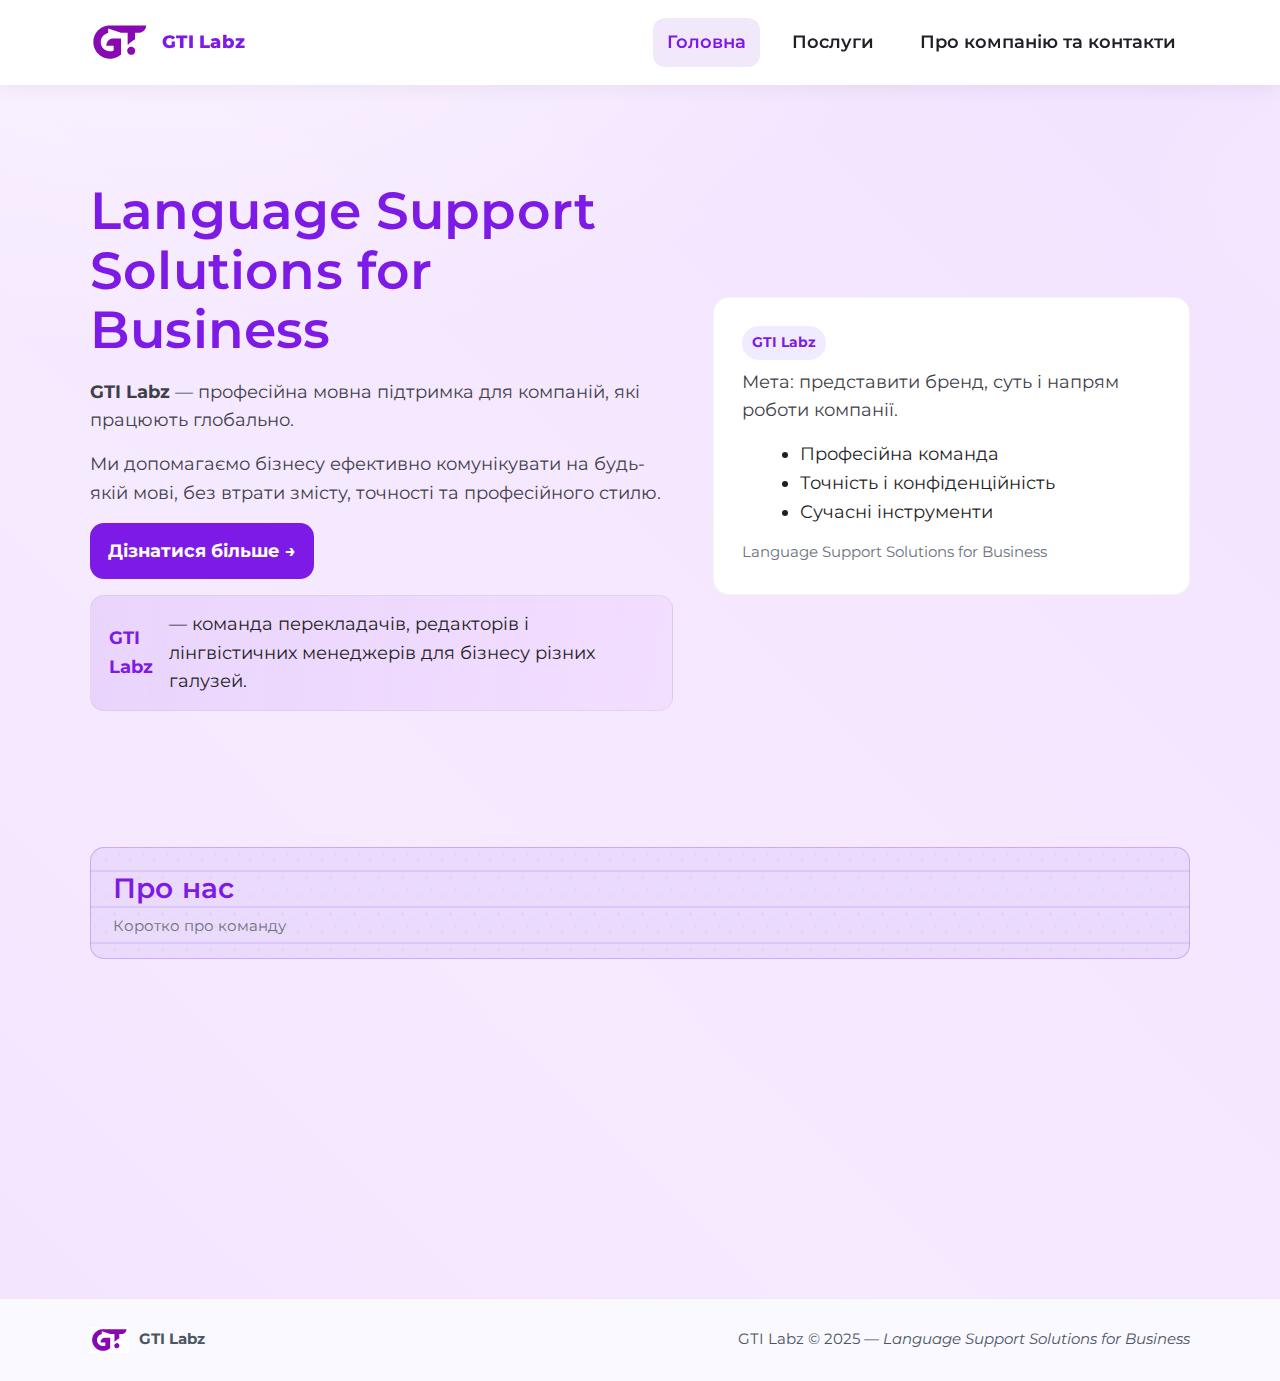
<file: index.html>
<!doctype html>
<html lang="uk">
<head>
  <meta charset="utf-8"/>
  <meta name="viewport" content="width=device-width, initial-scale=1"/>
  <title>Головна · GTI Labz</title>
  <link rel="preconnect" href="https://fonts.googleapis.com">
  <link rel="preconnect" href="https://fonts.gstatic.com" crossorigin>
  <link href="https://fonts.googleapis.com/css2?family=Montserrat:wght@400;600;700;800;900&display=swap" rel="stylesheet">
  <link rel="stylesheet" href="styles.css"/>
  <script defer src="script.js"></script>
  <meta name="theme-color" content="#7D1AE6"/>
  <meta name="color-scheme" content="light only"/>  <link rel="stylesheet" href="assets/mobile-hamburger.css">
</head>
<body>
  <header class="site-header">
    <div class="container navbar">
      <a class="brand" href="index.html">
        <img src="assets/logo01.svg" alt="GTI Labz logo"/>
        <span>GTI Labz</span>
      </a>
      <nav class="navlinks">
        <a class="active" href="index.html">Головна</a>
        <a href="services.html">Послуги</a>
        <a href="about.html">Про компанію та контакти</a>
      </nav>
    </div>
  </header>

  <main>
    <section class="container hero">
      <div class="reveal">
        <h1 class="lead">Language Support Solutions for Business</h1>
        <p><strong>GTI Labz</strong> — професійна мовна підтримка для компаній, які працюють глобально.</p>
        <p>Ми допомагаємо бізнесу ефективно комунікувати на будь-якій мові, без втрати змісту, точності та професійного стилю.</p>
        <p><a class="cta" href="services.html">Дізнатися більше →</a></p>
        <div class="banner"><strong>GTI Labz</strong> — команда перекладачів, редакторів і лінгвістичних менеджерів для бізнесу різних галузей.</div>
      </div>
      <aside class="hero-card reveal">
        <div class="badge">GTI Labz</div>
        <p style="margin-top:0">Мета: представити бренд, суть і напрям роботи компанії.</p>
        <ul style="margin:0 0 10px 18px">
          <li>Професійна команда</li>
          <li>Точність і конфіденційність</li>
          <li>Сучасні інструменти</li>
        </ul>
        <small style="color: var(--muted)">Language Support Solutions for Business</small>
      </aside>
    </section>

    <div class="container">
      <div class="stripe reveal">
        <h2>Про нас</h2>
        <small>Коротко про команду</small>
      </div>
      <section class="section grid-2">
        <div class="card reveal">
          <p><strong>GTI Labz</strong> — команда перекладачів, редакторів і лінгвістичних менеджерів, що забезпечує повноцінну мовну підтримку для бізнесу різних галузей.</p>
        </div>
        <div class="card reveal">
          <p>Готові допомогти вам уже сьогодні — перегляньте наші послуги та напишіть нам.</p>
          <p><a class="cta" href="services.html">Дивитися послуги</a></p>
        </div>
      </section>
    </div>
  </main>

  <footer class="site-footer">
    <div class="container">
      <div class="brand-mini">
        <img src="assets/logo01.svg" alt="GTI Labz logo small"/>
        <strong>GTI Labz</strong>
      </div>
      <div>GTI Labz © 2025 — <em>Language Support Solutions for Business</em></div>
    </div>
  </footer>
<button class="hamburger-btn" id="hamburgerBtn" aria-label="Открыть меню" aria-controls="mobileMenu" aria-expanded="false">
  <svg width="24" height="24" viewBox="0 0 24 24" aria-hidden="true">
    <rect x="3" y="6" width="18" height="2"></rect>
    <rect x="3" y="11" width="18" height="2"></rect>
    <rect x="3" y="16" width="18" height="2"></rect>
  </svg>
</button>
<div class="menu-backdrop" id="menuBackdrop" hidden></div>
<nav class="mobile-menu" id="mobileMenu" aria-hidden="true">
  <button class="menu-close" id="menuClose" aria-label="Закрыть меню">
    <svg width="18" height="18" viewBox="0 0 24 24" aria-hidden="true">
      <path d="M18.3 5.71a1 1 0 0 0-1.41 0L12 10.59 7.11 5.7A1 1 0 1 0 5.7 7.11L10.59 12l-4.9 4.89a1 1 0 1 0 1.41 1.42L12 13.41l4.89 4.9a1 1 0 0 0 1.42-1.42L13.41 12l4.9-4.89a1 1 0 0 0-.01-1.4z"></path>
    </svg>
  </button>
  <ul class="menu-list">
    <li><a href="#home">Головна</a></li>
    <li><a href="#services">Послуги</a></li>
    <li><a href="#about">Про компанію. Контакти</a></li>
  </ul>
</nav>  <script src="assets/mobile-hamburger.js"></script>
</body>
</html>
</file>
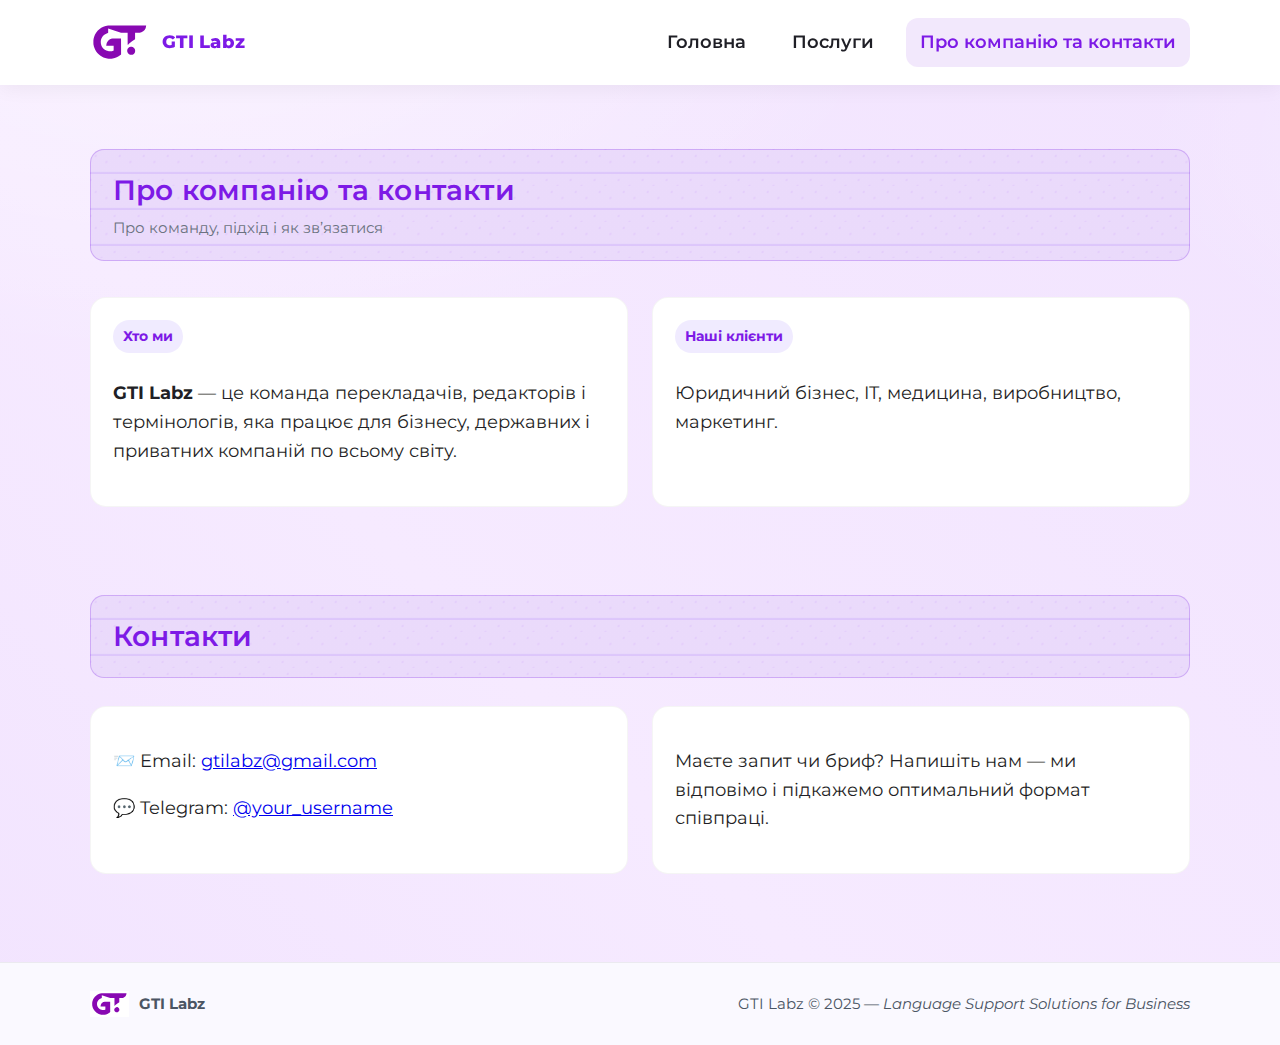
<file: about.html>
<!doctype html>
<html lang="uk">
<head>
  <meta charset="utf-8"/>
  <meta name="viewport" content="width=device-width, initial-scale=1"/>
  <title>Про компанію та контакти · GTI Labz</title>
  <link rel="preconnect" href="https://fonts.googleapis.com">
  <link rel="preconnect" href="https://fonts.gstatic.com" crossorigin>
  <link href="https://fonts.googleapis.com/css2?family=Montserrat:wght@400;600;700;800;900&display=swap" rel="stylesheet">
  <link rel="stylesheet" href="styles.css"/>
  <script defer src="script.js"></script>
  <meta name="theme-color" content="#7D1AE6"/>
  <link rel="stylesheet" href="assets/mobile-hamburger.css">
</head>
<body>
  <header class="site-header">
    <div class="container navbar">
      <a class="brand" href="index.html">
        <img src="assets/logo01.svg" alt="GTI Labz logo"/>
        <span>GTI Labz</span>
      </a>
      <nav class="navlinks">
        <a href="index.html">Головна</a>
        <a href="services.html">Послуги</a>
        <a class="active" href="about.html">Про компанію та контакти</a>
      </nav>
    </div>
  </header>
  <main class="container">
    <div class="stripe reveal">
      <h1>Про компанію та контакти</h1>
      <small>Про команду, підхід і як зв’язатися</small>
    </div>

    <section class="section grid-2">
      <div class="card reveal">
        <div class="badge">Хто ми</div>
        <p><strong>GTI Labz</strong> — це команда перекладачів, редакторів і термінологів, яка працює для бізнесу, державних і приватних компаній по всьому світу.</p>
      </div>
      <div class="card reveal">
        <div class="badge">Наші клієнти</div>
        <p>Юридичний бізнес, IT, медицина, виробництво, маркетинг.</p>
      </div>
    </section>

    
  
    <section class="section">
      <div class="stripe reveal">
        <h2>Контакти</h2>
      </div>
      <div class="grid-2">
        <div class="card reveal">
          <p>📨 Email: <a href="mailto:gtilabz@gmail.com">gtilabz@gmail.com</a></p>
          <p>💬 Telegram: <a href="https://t.me/your_username" target="_blank" rel="noopener">@your_username</a></p>
        </div>
        <div class="card reveal">
          <p>Маєте запит чи бриф? Напишіть нам — ми відповімо і підкажемо оптимальний формат співпраці.</p>
        </div>
      </div>
    </section>
    
  </main>
  <footer class="site-footer">
    <div class="container">
      <div class="brand-mini">
        <img src="assets/logo01.svg" alt="GTI Labz logo small"/>
        <strong>GTI Labz</strong>
      </div>
      <div>GTI Labz © 2025 — <em>Language Support Solutions for Business</em></div>
    </div>
  </footer>
<button class="hamburger-btn" id="hamburgerBtn" aria-label="Открыть меню" aria-controls="mobileMenu" aria-expanded="false">
  <svg width="24" height="24" viewBox="0 0 24 24" aria-hidden="true">
    <rect x="3" y="6" width="18" height="2"></rect>
    <rect x="3" y="11" width="18" height="2"></rect>
    <rect x="3" y="16" width="18" height="2"></rect>
  </svg>
</button>
<div class="menu-backdrop" id="menuBackdrop" hidden></div>
<nav class="mobile-menu" id="mobileMenu" aria-hidden="true">
  <button class="menu-close" id="menuClose" aria-label="Закрыть меню">
    <svg width="18" height="18" viewBox="0 0 24 24" aria-hidden="true">
      <path d="M18.3 5.71a1 1 0 0 0-1.41 0L12 10.59 7.11 5.7A1 1 0 1 0 5.7 7.11L10.59 12l-4.9 4.89a1 1 0 1 0 1.41 1.42L12 13.41l4.89 4.9a1 1 0 0 0 1.42-1.42L13.41 12l4.9-4.89a1 1 0 0 0-.01-1.4z"></path>
    </svg>
  </button>
  <ul class="menu-list">
    <li><a href="#home">Головна</a></li>
    <li><a href="#services">Послуги</a></li>
    <li><a href="#about">Про компанію. Контакти</a></li>
  </ul>
</nav>

  <script src="assets/mobile-hamburger.js"></script>
</body>
</html>
</file>
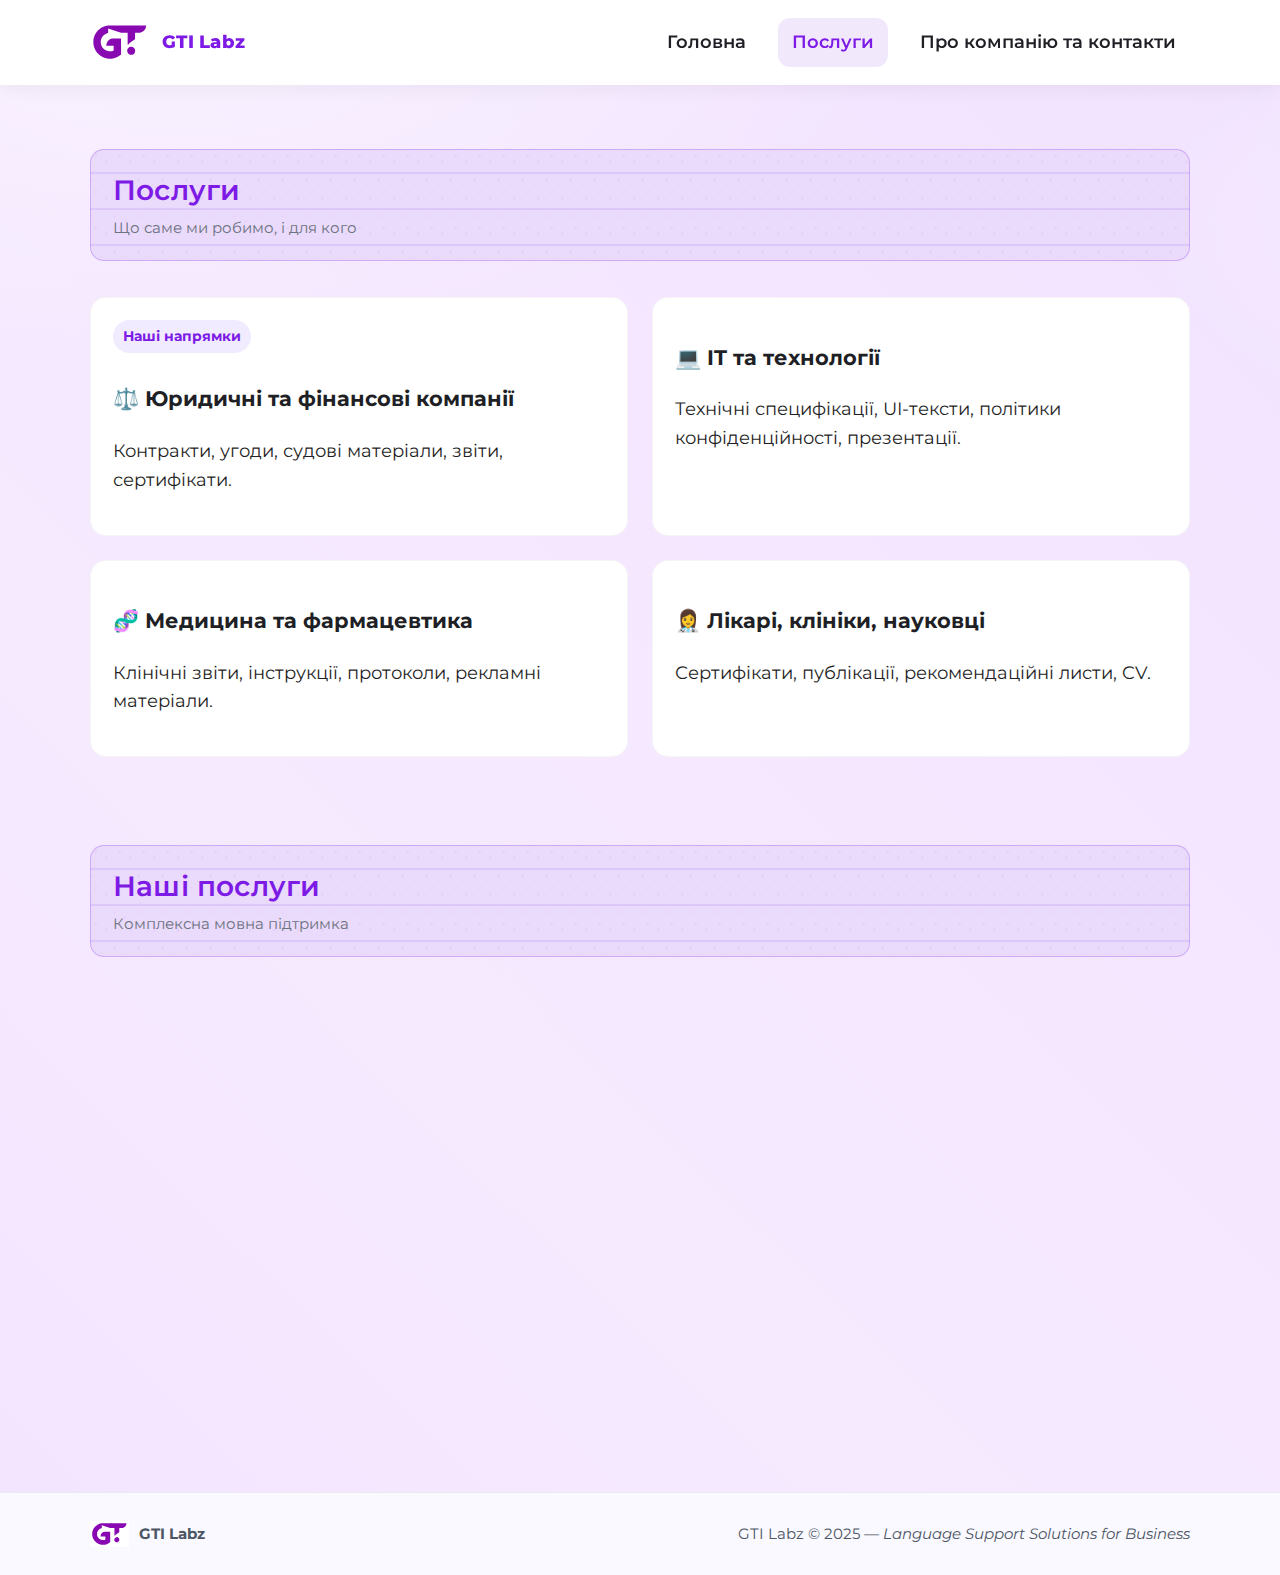
<file: services.html>
<!doctype html>
<html lang="uk">
<head>
  <meta charset="utf-8"/>
  <meta name="viewport" content="width=device-width, initial-scale=1"/>
  <title>Послуги · GTI Labz</title>
  <link rel="preconnect" href="https://fonts.googleapis.com">
  <link rel="preconnect" href="https://fonts.gstatic.com" crossorigin>
  <link href="https://fonts.googleapis.com/css2?family=Montserrat:wght@400;600;700;800;900&display=swap" rel="stylesheet">
  <link rel="stylesheet" href="styles.css"/>
  <script defer src="script.js"></script>
  <meta name="theme-color" content="#7D1AE6"/>
  <link rel="stylesheet" href="assets/mobile-hamburger.css">
</head>
<body>
  <header class="site-header">
    <div class="container navbar">
      <a class="brand" href="index.html">
        <img src="assets/logo01.svg" alt="GTI Labz logo"/>
        <span>GTI Labz</span>
      </a>
      <nav class="navlinks top-nav">
        <a href="index.html">Головна</a>
        <a class="active" href="services.html">Послуги</a>
        <a href="about.html">Про компанію та контакти</a>
      </nav>
    </div>
  </header>
  <main class="container">
    <div class="stripe reveal">
      <h1>Послуги</h1>
      <small>Що саме ми робимо, і для кого</small>
    </div>

    <section class="section">
      <div class="grid-2">
        <div class="card reveal">
          <div class="badge">Наші напрямки</div>
          <h3>⚖️ Юридичні та фінансові компанії</h3>
          <p>Контракти, угоди, судові матеріали, звіти, сертифікати.</p>
        </div>
        <div class="card reveal">
          <h3>💻 IT та технології</h3>
          <p>Технічні специфікації, UI-тексти, політики конфіденційності, презентації.</p>
        </div>
        <div class="card reveal">
          <h3>🧬 Медицина та фармацевтика</h3>
          <p>Клінічні звіти, інструкції, протоколи, рекламні матеріали.</p>
        </div>
        <div class="card reveal">
          <h3>👩‍⚕️ Лікарі, клініки, науковці</h3>
          <p>Сертифікати, публікації, рекомендаційні листи, CV.</p>
        </div>
      </div>
    </section>

    <section class="section">
      <div class="stripe reveal">
        <h2>Наші послуги</h2>
        <small>Комплексна мовна підтримка</small>
      </div>
      <div class="grid-2">
        <div class="card reveal">
          <h3>Письмові переклади</h3>
          <p>Корпоративні, технічні, юридичні і медичні документи.</p>
        </div>
        <div class="card reveal">
          <h3>Локалізація</h3>
          <p>Сайти, додатки і презентації.</p>
        </div>
        <div class="card reveal">
          <h3>Редагування і вичитка</h3>
          <p>Стилістична уніфікація, незалежна перевірка якості.</p>
        </div>
        <div class="card reveal">
          <h3>Мультимовне оформлення</h3>
          <p>Підготовка та верстка документів у декількох мовних версіях.</p>
        </div>
      </div>
    </section>
  </main>
  <footer class="site-footer">
    <div class="container">
      <div class="brand-mini">
        <img src="assets/logo01.svg" alt="GTI Labz logo small"/>
        <strong>GTI Labz</strong>
      </div>
      <div>GTI Labz © 2025 — <em>Language Support Solutions for Business</em></div>
    </div>
  </footer>
<!-- Mobile Hamburger Menu (drop-in component) -->
<!-- 1) Place this near the end of <body>. -->
<!-- 2) Include mobile-hamburger.css in your <head> and mobile-hamburger.js before </body>. -->

<!-- Trigger button -->
<button class="hamburger-btn" id="hamburgerBtn" aria-label="Открыть меню" aria-controls="mobileMenu" aria-expanded="false">
  <!-- Simple hamburger icon (SVG) -->
  <svg width="24" height="24" viewBox="0 0 24 24" aria-hidden="true">
    <rect x="3" y="6" width="18" height="2"></rect>
    <rect x="3" y="11" width="18" height="2"></rect>
    <rect x="3" y="16" width="18" height="2"></rect>
  </svg>
</button>

<!-- Backdrop (click to close) -->
<div class="menu-backdrop" id="menuBackdrop" hidden></div>

<!-- Menu panel 300x300 -->
<nav class="mobile-menu" id="mobileMenu" aria-hidden="true">
  <button class="menu-close" id="menuClose" aria-label="Закрыть меню">
    <!-- Close icon (SVG) -->
    <svg width="18" height="18" viewBox="0 0 24 24" aria-hidden="true">
      <path d="M18.3 5.71a1 1 0 0 0-1.41 0L12 10.59 7.11 5.7A1 1 0 1 0 5.7 7.11L10.59 12l-4.9 4.89a1 1 0 1 0 1.41 1.42L12 13.41l4.89 4.9a1 1 0 0 0 1.42-1.42L13.41 12l4.9-4.89a1 1 0 0 0-.01-1.4z"></path>
    </svg>
  </button>

  <ul class="menu-list">
    <li><a href="#home">Головна</a></li>
    <li><a href="#services">Послуги</a></li>
    <li><a href="#about">Про компанію. Контакти</a></li>
  </ul>
</nav>

</body>
</html>
</file>
<file: styles.css>
/* GTI Labz static site — styles.css (palette update) */
:root{
  --violet:#7D1AE6;      /* primary violet */
  --accent1:#9D7CFF;     /* accent 1 */
  --accent2:#E29BFF;     /* accent 2 */
  --text:#1f1f26;
  --muted:#6b7280;
  --bg:#F0E1FE;          /* page background */
  --maxw:1100px;
  --radius:18px;
}

*{box-sizing:border-box}
html{scroll-behavior:smooth}
body{
  margin:0;
  font-family: 'Montserrat', system-ui, -apple-system, Segoe UI, Roboto, Ubuntu, 'Helvetica Neue', Arial, 'Noto Sans', 'Apple Color Emoji', 'Segoe UI Emoji', 'Segoe UI Symbol';
  color:var(--text);
  background:var(--bg);
  line-height:1.6;
  font-size:18px;
  /* gentle animated background */
  background-image:
    radial-gradient(1200px 600px at 10% 0%, rgba(255,255,255,.45), rgba(255,255,255,0) 60%),
    radial-gradient(800px 400px at 90% 10%, rgba(255,255,255,.35), rgba(255,255,255,0) 60%),
    linear-gradient(45deg, #F0E1FE 0%, #f6eaff 40%, #F0E1FE 100%);
  background-size: 140% 140%;
  animation: bgshift 12s ease-in-out infinite alternate;
}

@keyframes bgshift {
  0% { background-position: 0% 50%, 100% 50%, 0% 50%; }
  100% { background-position: 100% 50%, 0% 50%, 100% 50%; }
}

.container{width:min(100% - 2rem, var(--maxw)); margin-inline:auto}

header.site-header{
  position:sticky; top:0; z-index:50;
  background:#fff;
  box-shadow:0 2px 20px rgba(0,0,0,.06);
}

.navbar{
  display:flex; align-items:center; justify-content:space-between;
  padding:18px 0;
}

.brand{display:flex; align-items:center; gap:12px; text-decoration:none}
.brand img{height:40px; width:auto; display:block}
.brand span{font-weight:800; letter-spacing:.3px; color:var(--violet); font-size:1.1rem}

.navlinks{display:flex; gap:18px; flex-wrap:wrap}
.navlinks a{
  text-decoration:none; color:var(--text); font-weight:600; padding:10px 14px; border-radius:12px;
}
.navlinks a.active, .navlinks a:hover{
  background: rgba(125,26,230,.10);
  color:var(--violet);
}

.hero{
  padding:96px 0 72px;
  display:grid; grid-template-columns:1.1fr .9fr; gap:40px; align-items:center;
}
.hero .lead{
  font-size:clamp(32px, 5vw, 52px);
  line-height:1.15;
  margin:0 0 18px;
  font-weight:600; /* thinner main heading */
  letter-spacing:.2px;
  color:var(--violet);
}
.hero p{color:#3f3f4a; font-size:1.1rem; margin:0 0 16px}
.cta{
  display:inline-flex; align-items:center; gap:10px;
  background:var(--violet);
  color:#fff; text-decoration:none; font-weight:700;
  padding:14px 18px; border-radius:14px;
  transition: transform .15s ease, background .2s ease;
}
.cta:hover{ transform: translateY(-1px); background:#6d15cc }
.hero-card{
  background:#fff; border-radius:var(--radius); padding:28px; border:1px solid rgba(0,0,0,.04);
}

.stripe{
  --pattern: url("data:image/svg+xml;utf8,<svg xmlns='http://www.w3.org/2000/svg' width='240' height='36' viewBox='0 0 240 36'><defs><pattern id='p' width='24' height='24' patternUnits='userSpaceOnUse' patternTransform='skewX(-12)'><rect width='24' height='24' fill='%23ffffff'/><path d='M0 23 L24 23' stroke='%23efe7ff' stroke-width='2'/><circle cx='6' cy='6' r='1' fill='%23f5eaff'/><circle cx='18' cy='12' r='1' fill='%23f5eaff'/></pattern></defs><rect width='100%' height='100%' fill='url(%23p)'/></svg>");
  background:
    linear-gradient(0deg, rgba(125,26,230,.16), rgba(125,26,230,.16)),
    var(--pattern);
  border-radius: 14px;
  border:1px solid rgba(125,26,230,.25);
  padding:18px 22px; margin:64px 0 28px;
}
.stripe h2, .stripe h1{
  margin:0;
  font-size: clamp(22px, 2.2vw, 30px);
  letter-spacing:.2px;
  font-weight:600; /* thinner section headings */
  color:var(--violet);
}
.stripe small{ color:var(--muted) }

.section{padding:8px 0 16px}
.grid-2{display:grid; grid-template-columns: repeat(2,1fr); gap:24px}
.grid-3{display:grid; grid-template-columns: repeat(3,1fr); gap:24px}
.card{
  background:#fff; border-radius:var(--radius); padding:22px; border:1px solid rgba(0,0,0,.04);
}
.badge{
  display:inline-block; padding:6px 10px; border-radius:999px;
  background:rgba(157,124,255,.15); color:var(--violet);
  font-weight:700; font-size:.85rem; margin-bottom:8px
}

footer.site-footer{
  margin-top:72px; padding:28px 0; background:#faf9ff; border-top:1px solid rgba(0,0,0,.06);
  color:#4b5563; font-size:.95rem;
}
footer .container{display:flex; align-items:center; justify-content:space-between; flex-wrap:wrap; gap:14px}
footer .brand-mini{display:flex; align-items:center; gap:10px}
footer .brand-mini img{height:26px}

.banner{
  display:flex; gap:16px; align-items:center;
  background:linear-gradient(90deg, rgba(125,26,230,.10), rgba(226,155,255,.12));
  padding:14px 18px; border-radius:14px; border:1px solid rgba(0,0,0,.05);
  margin-top:14px;
}
.banner strong{color:var(--violet)}

/* reveal animations */
.reveal{opacity:0; transform: translateY(14px); transition: opacity .6s ease, transform .6s ease}
.reveal.show{opacity:1; transform:none}
.fadein{animation: fadein .8s ease both}
@keyframes fadein{from{opacity:0; transform:translateY(8px)} to{opacity:1; transform:none}}

/* Responsive */
@media (max-width: 900px){
  .hero{grid-template-columns:1fr; padding:72px 0 48px}
  .grid-2{grid-template-columns:1fr}
  .grid-3{grid-template-columns:1fr}
  .navlinks{gap:8px}
}
</file>
<file: assets/mobile-hamburger.css>
/* Mobile Hamburger Menu — brand violet + slide-open (strong specificity) */
:root {
  --btn-size: 40px;
  --panel-size: 300px;
  --panel-bg: #6b22f8;
  --panel-text: #ffffff;
  --shadow: 0 20px 40px rgba(0,0,0,.4);
  --radius: 16px;
  --z-menu: 9999;
}

/* КНОПКА */
body .hamburger-btn {
  position: fixed !important;
  top: 22px !important;
  right: 22px !important;
  width: var(--btn-size) !important;
  height: var(--btn-size) !important;
  display: none;
  align-items: center;
  justify-content: center;
  border: none;
  border-radius: 10px;
  background: var(--panel-bg) !important;
  color: #fff !important;
  cursor: pointer;
  z-index: var(--z-menu);
  box-shadow: 0 6px 18px rgba(0,0,0,.25);
}
body .hamburger-btn svg rect { fill: currentColor; }

/* БЭКДРОП */
body .menu-backdrop {
  position: fixed;
  inset: 0;
  background: rgba(0,0,0,.45);
  backdrop-filter: blur(1px);
  z-index: calc(var(--z-menu) - 1);
  opacity: 0;
  transition: opacity .22s ease;
}
body .menu-backdrop[data-open="true"] { opacity: 1; }

/* ПАНЕЛЬ 300x300 — раскрывается от правого верха */
body nav.mobile-menu {
  position: fixed !important;
  top: 20px !important;
  right: 20px !important;
  width: var(--panel-size) !important;
  height: var(--panel-size) !important;
  background: var(--panel-bg) !important;
  color: var(--panel-text) !important;
  border-radius: var(--radius) !important;
  box-shadow: var(--shadow) !important;
  z-index: var(--z-menu) !important;
  padding: 18px 20px !important;
  display: grid !important;
  grid-template-rows: auto 1fr !important;
  transform-origin: top right !important;
  transform: translateY(-8px) scaleY(0.9) !important;
  opacity: 0 !important;
  pointer-events: none !important;
  transition: transform .24s ease, opacity .24s ease !important;
}
body nav.mobile-menu[data-open="true"] {
  transform: translateY(0) scaleY(1) !important;
  opacity: 1 !important;
  pointer-events: auto !important;
}

/* КНОПКА ЗАКРЫТЬ */
body .menu-close {
  justify-self: end;
  width: 40px;
  height: 40px;
  display: grid;
  place-items: center;
  border: none;
  background: rgba(255,255,255,.14);
  color: #fff;
  border-radius: 10px;
  cursor: pointer;
}
body .menu-close svg path { fill: currentColor; }

/* СПИСОК */
body .menu-list {
  list-style: none;
  margin: 12px 0 0;
  padding: 0;
  display: grid;
  gap: 16px;
  font-size: 18px;
  line-height: 1.5;
}
body .menu-list a {
  color: var(--panel-text) !important;
  text-decoration: none;
}
body .menu-list a:focus, body .menu-list a:hover { text-decoration: underline; }

/* МОБИЛЬНЫЙ ПЕРЕКЛЮЧАТЕЛЬ */
@media (max-width: 768px) {
  body .hamburger-btn { display: inline-flex !important; }
  /* скрыть верхнее меню; скорректируй селектор при необходимости */
  .site-nav, header nav, .top-nav { display: none !important; }
}
</file>
